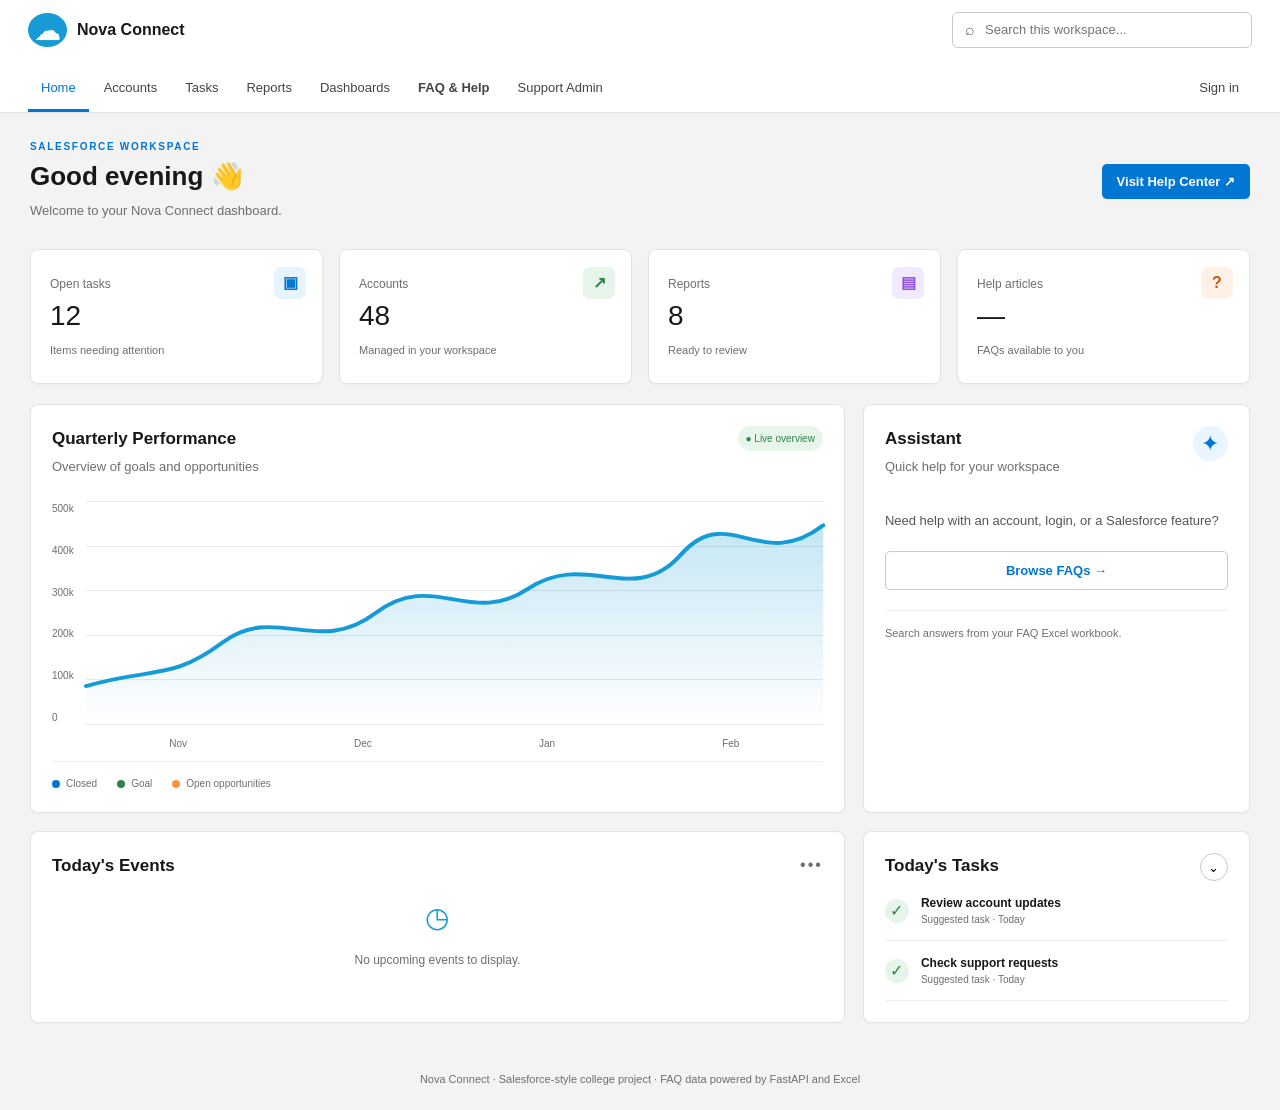
<file: salesforce-integrated-website/frontend/index.html>
<!DOCTYPE html>
<html lang="en">
<head>
  <meta charset="UTF-8">
  <meta name="viewport" content="width=device-width, initial-scale=1.0">
  <title>Nova Connect | Salesforce Portal</title>
  <link rel="stylesheet" href="style.css">
  <script src="script.js" defer></script>
</head>
<body class="app-body">
  <header class="topbar app-topbar">
    <a class="brand" href="#home" data-view="home"><span class="logo">☁</span><span>Nova Connect</span></a>
    <div class="global-search"><span>⌕</span><input id="global-search" type="search" placeholder="Search this workspace..."></div>
    <nav class="main-nav" aria-label="Main navigation">
      <button class="nav-link active" data-view="home">Home</button>
      <button class="nav-link" data-view="accounts">Accounts</button>
      <button class="nav-link" data-view="tasks">Tasks</button>
      <button class="nav-link" data-view="reports">Reports</button>
      <button class="nav-link" data-view="dashboards">Dashboards</button>
      <button class="nav-link faq-nav" data-view="faq">FAQ & Help</button>
      <button class="nav-link" data-view="admin">Support Admin</button>
      <button class="nav-link sign-in-nav" data-view="login">Sign in</button>
    </nav>
  </header>

  <main class="workspace">
    <section id="view-home" class="view active-view">
      <div class="welcome-row">
        <div><p class="eyebrow">SALESFORCE WORKSPACE</p><h1>Good evening 👋</h1><p class="muted">Welcome to your Nova Connect dashboard.</p></div>
        <button class="primary compact" data-view="faq">Visit Help Center ↗</button>
      </div>
      <section class="metric-row">
        <article class="metric-card"><span class="metric-icon blue">▣</span><p>Open tasks</p><strong>12</strong><small>Items needing attention</small></article>
        <article class="metric-card"><span class="metric-icon green">↗</span><p>Accounts</p><strong>48</strong><small>Managed in your workspace</small></article>
        <article class="metric-card"><span class="metric-icon purple">▤</span><p>Reports</p><strong>8</strong><small>Ready to review</small></article>
        <article class="metric-card"><span class="metric-icon orange">?</span><p>Help articles</p><strong id="faq-count">—</strong><small>FAQs available to you</small></article>
      </section>
      <section class="dashboard-grid">
        <article class="panel performance-panel">
          <div class="panel-heading"><div><h2>Quarterly Performance</h2><p class="muted">Overview of goals and opportunities</p></div><span class="live-pill">● Live overview</span></div>
          <div class="chart" aria-label="Illustrative quarterly performance chart">
            <div class="chart-y"><span>500k</span><span>400k</span><span>300k</span><span>200k</span><span>100k</span><span>0</span></div>
            <div class="chart-area"><div class="chart-grid"><i></i><i></i><i></i><i></i><i></i><i></i></div><svg viewBox="0 0 700 230" preserveAspectRatio="none" role="img" aria-label="Illustrative upward performance trend"><defs><linearGradient id="fill" x1="0" x2="0" y1="0" y2="1"><stop offset="0" stop-color="#159bd7" stop-opacity=".25"/><stop offset="1" stop-color="#159bd7" stop-opacity="0"/></linearGradient></defs><path d="M0 190 C65 170 80 185 130 145 S220 160 275 115 S365 130 420 90 S520 110 565 55 S640 75 700 25 L700 230 L0 230 Z" fill="url(#fill)"/><path d="M0 190 C65 170 80 185 130 145 S220 160 275 115 S365 130 420 90 S520 110 565 55 S640 75 700 25" fill="none" stroke="#159bd7" stroke-width="4" stroke-linecap="round"/></svg><div class="month-labels"><span>Nov</span><span>Dec</span><span>Jan</span><span>Feb</span></div></div>
          </div>
          <div class="legend"><span><i class="dot blue-dot"></i>Closed</span><span><i class="dot green-dot"></i>Goal</span><span><i class="dot orange-dot"></i>Open opportunities</span></div>
        </article>
        <aside class="panel assistant-panel"><div class="panel-heading"><div><h2>Assistant</h2><p class="muted">Quick help for your workspace</p></div><span class="assistant-mark">✦</span></div><p class="assistant-copy">Need help with an account, login, or a Salesforce feature?</p><button class="secondary full" data-view="faq">Browse FAQs →</button><div class="assistant-note">Search answers from your FAQ Excel workbook.</div></aside>
        <article class="panel mini-panel"><div class="panel-heading"><h2>Today's Events</h2><span class="panel-menu">•••</span></div><div class="empty-state"><span class="empty-icon">◷</span><p>No upcoming events to display.</p></div></article>
        <article class="panel mini-panel"><div class="panel-heading"><h2>Today's Tasks</h2><button class="round-button" data-view="tasks">⌄</button></div><div class="task-line"><span class="check-circle">✓</span><div><strong>Review account updates</strong><small>Suggested task · Today</small></div></div><div class="task-line"><span class="check-circle">✓</span><div><strong>Check support requests</strong><small>Suggested task · Today</small></div></div></article>
      </section>
    </section>

    <section id="view-faq" class="view">
      <div class="page">
        <div class="section-title-row"><div><p class="eyebrow">HELP CENTER</p><h1>Frequently Asked Questions</h1><p class="muted">Find answers from your connected FAQ knowledge base.</p></div><button class="secondary" data-view="home">← Back to Home</button></div>
        <section class="faq-toolbar">
          <div class="faq-searchbox"><span>⌕</span><input id="faq-search" type="search" placeholder="Search questions and answers..."></div>
          <select id="faq-category" aria-label="Filter FAQs by category"><option value="">All categories</option></select>
          <button id="clear-search" class="secondary" type="button">Clear</button>
        </section>
        <p id="faq-status" class="muted status-line" role="status">Loading FAQs…</p>
        <section id="faq-list" class="faq-grid"></section>
        <p id="faq-empty" class="notice hidden">No FAQs found. Try a different search.</p>
        <p id="faq-error" class="error hidden">Could not connect to the FAQ API. Check that FastAPI is running at http://127.0.0.1:8000.</p>

        <section class="panel support-panel">
          <div class="panel-heading"><div><h2>Still need help?</h2><p class="muted">Submit a support request. It will be saved to the Excel Queries sheet.</p></div></div>
          <form id="support-form" class="support-form">
            <div class="support-fields">
              <div><label for="support-name">Your name</label><input id="support-name" name="name" required maxlength="100" placeholder="Enter your name"></div>
              <div><label for="support-email">Email address</label><input id="support-email" name="email" type="email" required maxlength="254" placeholder="you@example.com"></div>
              <div><label for="support-phone">Phone (optional)</label><input id="support-phone" name="phone" type="tel" maxlength="30" placeholder="Phone number"></div>
            </div>
            <label for="support-message">How can we help?</label>
            <textarea id="support-message" name="message" required minlength="5" maxlength="3000" rows="4" placeholder="Describe your question or issue..."></textarea>
            <button class="primary compact" type="submit" id="support-submit">Submit support query</button>
            <p id="support-message-status" class="message" role="status" aria-live="polite"></p>
          </form>
        </section>
      </div>
    </section>

    <section id="view-accounts" class="view placeholder-view"><div class="panel placeholder-panel"><span class="large-icon">▣</span><p class="eyebrow">WORKSPACE</p><h1>Accounts</h1><p class="muted">This dashboard section is a visual starter. Connect your Salesforce data to show real accounts here.</p><button class="primary compact" data-view="faq">Get help in FAQ</button></div></section>
    <section id="view-tasks" class="view placeholder-view"><div class="panel placeholder-panel"><span class="large-icon">✓</span><p class="eyebrow">WORKSPACE</p><h1>Tasks</h1><p class="muted">Your task workspace. The sample tasks on Home are illustrative placeholders.</p><button class="primary compact" data-view="faq">Get help in FAQ</button></div></section>
    <section id="view-reports" class="view placeholder-view"><div class="panel placeholder-panel"><span class="large-icon">▤</span><p class="eyebrow">WORKSPACE</p><h1>Reports</h1><p class="muted">Connect report data to replace this starter page with live analytics.</p><button class="primary compact" data-view="faq">Get help in FAQ</button></div></section>
    <section id="view-dashboards" class="view placeholder-view"><div class="panel placeholder-panel"><span class="large-icon">▥</span><p class="eyebrow">WORKSPACE</p><h1>Dashboards</h1><p class="muted">Dashboard visuals are currently demo data inspired by your screenshot.</p><button class="primary compact" data-view="faq">Get help in FAQ</button></div></section>


    <section id="view-admin" class="view">
      <div class="page">
        <div class="section-title-row">
          <div><p class="eyebrow">SUPPORT MANAGEMENT</p><h1>Admin Support Dashboard</h1><p class="muted">Review submitted queries, search requests, and update their status. Changes are saved to the Excel Queries sheet.</p></div>
          <button class="secondary" id="admin-refresh" type="button">↻ Refresh</button>
        </div>
        <div class="metric-row admin-metrics">
          <article class="metric-card"><span class="metric-icon orange">!</span><p>Open</p><strong id="admin-open-count">—</strong><small>Waiting for review</small></article>
          <article class="metric-card"><span class="metric-icon blue">◷</span><p>In Progress</p><strong id="admin-progress-count">—</strong><small>Being handled</small></article>
          <article class="metric-card"><span class="metric-icon green">✓</span><p>Resolved</p><strong id="admin-resolved-count">—</strong><small>Completed requests</small></article>
          <article class="metric-card"><span class="metric-icon purple">▤</span><p>Total Queries</p><strong id="admin-total-count">—</strong><small>All support requests</small></article>
        </div>
        <section class="panel admin-query-panel">
          <div class="panel-heading"><div><h2>Support queries</h2><p class="muted">Search by name, email, message, or query ID.</p></div><span id="admin-query-status" class="muted" role="status">Loading…</span></div>
          <div class="admin-toolbar">
            <input id="admin-search" type="search" placeholder="Search support queries…">
            <select id="admin-status-filter" aria-label="Filter queries by status">
              <option value="">All statuses</option><option>Open</option><option>In Progress</option><option>Resolved</option>
            </select>
          </div>
          <p id="admin-message" class="message" role="status" aria-live="polite"></p>
          <div class="table-scroll">
            <table class="query-table">
              <thead><tr><th>ID</th><th>Submitted by</th><th>Contact</th><th>Query</th><th>Created</th><th>Status</th></tr></thead>
              <tbody id="admin-query-rows"><tr><td colspan="6">Loading support queries…</td></tr></tbody>
            </table>
          </div>
          <p class="admin-note">Demo note: this admin page is not protected by an administrator login. Add authentication and role checks before deploying it publicly.</p>
        </section>
      </div>
    </section>

    <section id="view-login" class="view">
      <div class="auth-layout">
        <section class="intro"><p class="eyebrow">YOUR WORKSPACE, SIMPLIFIED</p><h1>Good relationships<br><span>start here.</span></h1><p>Sign in to your portal and find answers through the integrated FAQ help center.</p></section>
        <section class="card">
          <h2>Welcome back</h2><p class="muted">Sign in to continue to your account.</p>
          <form id="login-form"><label for="login-email">Email address</label><input id="login-email" type="email" required placeholder="you@example.com"><label for="login-password">Password</label><input id="login-password" type="password" required placeholder="Your password"><button class="primary" type="submit">Sign in →</button><p id="login-message" class="message" role="status"></p></form>
          <p class="switch">New here? <button id="show-register" class="link-button" type="button">Create an account</button></p>
          <form id="register-form" class="hidden"><h2>Create account</h2><label for="register-name">Full name</label><input id="register-name" type="text" required placeholder="Your name"><label for="register-email">Email address</label><input id="register-email" type="email" required placeholder="you@example.com"><label for="register-password">Password (minimum 8 characters)</label><input id="register-password" type="password" minlength="8" required placeholder="Create a password"><button class="primary" type="submit">Create account →</button><p id="register-message" class="message" role="status"></p><p class="switch">Already registered? <button id="show-login" class="link-button" type="button">Sign in</button></p></form>
        </section>
      </div>
    </section>
  </main>
  <footer>Nova Connect · Salesforce-style college project · FAQ data powered by FastAPI and Excel</footer>
</body>
</html>
</file>
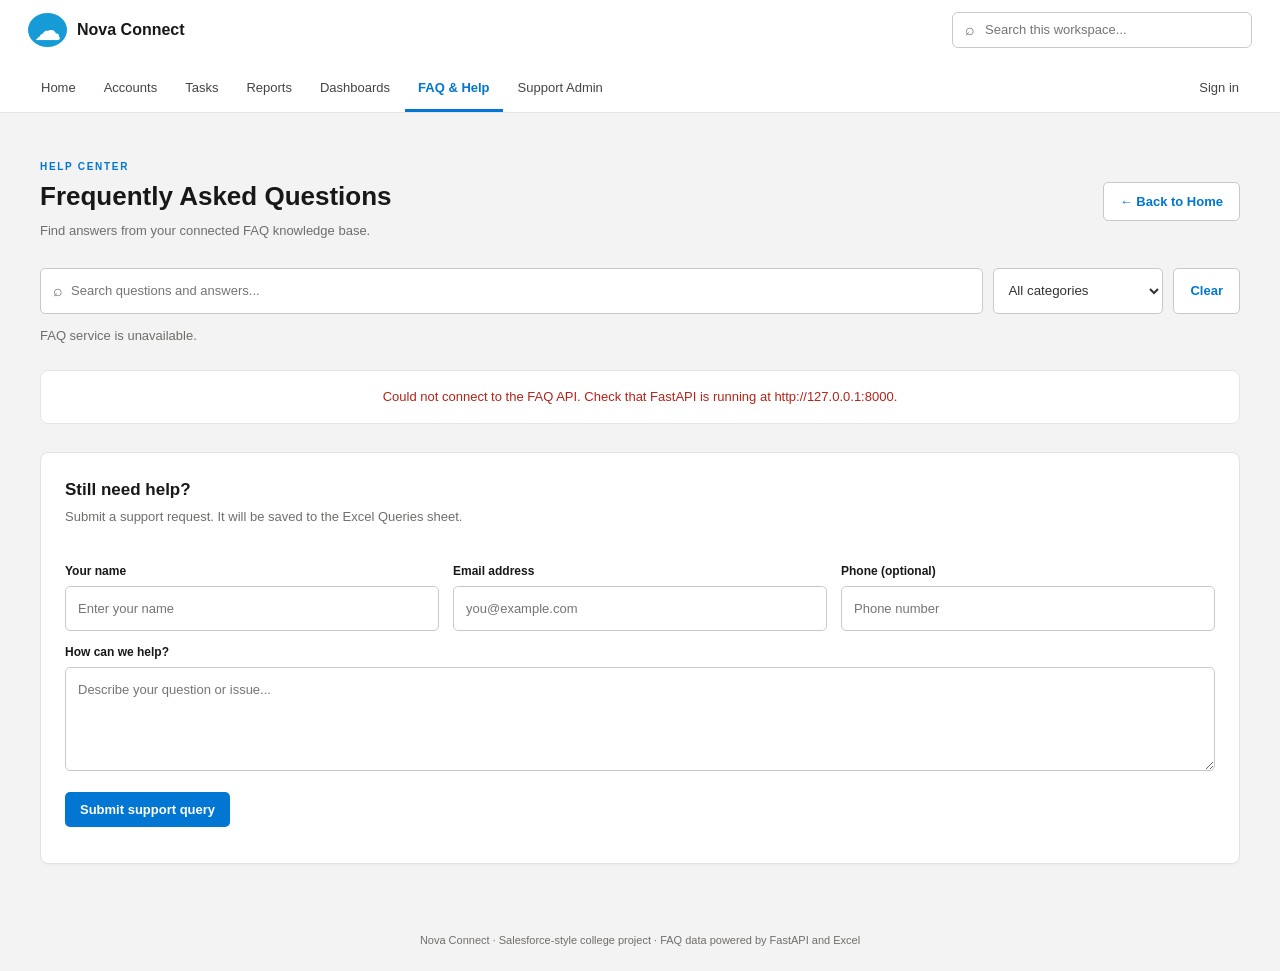
<file: salesforce-integrated-website/frontend/faq.html>
<!DOCTYPE html>
<html lang="en"><head><meta charset="UTF-8"><meta name="viewport" content="width=device-width, initial-scale=1.0"><title>FAQ | Nova Connect</title><meta http-equiv="refresh" content="0; url=index.html#faq"><script>window.location.replace("index.html#faq");</script></head><body><p>Opening the integrated FAQ section… <a href="index.html#faq">Continue</a></p></body></html>
</file>
<file: salesforce-integrated-website/frontend/style.css>
:root{--blue:#0176d3;--blue-dark:#014486;--ink:#181818;--muted:#706e6b;--line:#e5e5e5;--bg:#f3f3f3;--white:#fff;--green:#2e844a;--purple:#9050e9;--orange:#fe9339}
*{box-sizing:border-box}body{margin:0;background:var(--bg);font-family:Arial,"Segoe UI",sans-serif;color:var(--ink);line-height:1.5}.topbar{background:#fff;border-bottom:1px solid var(--line);display:flex;align-items:center;gap:25px;padding:0 28px;min-height:76px}.app-topbar{flex-wrap:wrap;padding-top:12px;padding-bottom:0;gap:18px}.brand{display:flex;align-items:center;gap:10px;text-decoration:none;color:#181818;font-weight:700;white-space:nowrap}.logo{display:grid;place-items:center;width:39px;height:34px;border-radius:50%;background:#179bd7;color:white;font-size:25px}.global-search{display:flex;align-items:center;gap:8px;margin-left:auto;border:1px solid #c9c9c9;background:#fff;border-radius:6px;padding:0 12px;width:min(300px,35vw);height:36px;color:#706e6b}.global-search input{border:0;outline:0;width:100%;font:inherit;font-size:13px}.main-nav{display:flex;align-items:center;gap:2px;flex-basis:100%;overflow-x:auto}.nav-link{font:inherit;font-size:13px;color:#444;background:transparent;border:0;border-bottom:3px solid transparent;padding:12px 13px 11px;cursor:pointer;white-space:nowrap}.nav-link:hover,.nav-link.active{color:var(--blue);border-bottom-color:var(--blue)}.faq-nav{font-weight:700}.sign-in-nav{margin-left:auto}.workspace{max-width:1500px;margin:auto;padding:26px 30px;min-height:70vh}.view{display:none}.active-view{display:block}.welcome-row{display:flex;justify-content:space-between;align-items:center;gap:15px;margin-bottom:24px}.welcome-row h1,.section-title-row h1{font-size:26px;margin:3px 0;font-weight:600}.eyebrow{font-size:10px;letter-spacing:1.7px;color:var(--blue);font-weight:800;margin:0}.muted{color:var(--muted);font-size:13px;margin:5px 0}.primary,.secondary{border:0;border-radius:5px;padding:11px 16px;cursor:pointer;font-weight:700;font-size:13px}.primary{background:var(--blue);color:white}.primary:hover{background:var(--blue-dark)}.secondary{background:#fff;border:1px solid #c9c9c9;color:#0176d3}.compact{padding:10px 15px}.metric-row{display:grid;grid-template-columns:repeat(4,minmax(0,1fr));gap:16px;margin-bottom:20px}.metric-card,.panel{background:#fff;border:1px solid #e3e3e3;border-radius:8px;box-shadow:0 1px 2px #00000008}.metric-card{padding:17px 19px;position:relative;min-height:135px}.metric-card p{color:var(--muted);font-size:12px;margin:8px 0 2px}.metric-card strong{font-size:28px;font-weight:500;display:block}.metric-card small{color:var(--muted);font-size:11px}.metric-icon{position:absolute;right:16px;top:17px;border-radius:7px;width:32px;height:32px;display:grid;place-items:center;font-weight:bold}.blue{background:#e6f4ff;color:#0176d3}.green{background:#e5f5e9;color:var(--green)}.purple{background:#f1eaff;color:var(--purple)}.orange{background:#fff1e6;color:#c55a11}.dashboard-grid{display:grid;grid-template-columns:minmax(0,2fr) minmax(250px,.95fr);gap:18px}.panel{padding:21px}.panel-heading{display:flex;align-items:flex-start;justify-content:space-between;gap:10px}.panel h2{font-size:17px;font-weight:600;margin:0}.live-pill{font-size:10px;color:var(--green);background:#e8f5eb;padding:5px 8px;border-radius:20px;white-space:nowrap}.chart{height:250px;display:flex;gap:12px;margin-top:20px}.chart-y{display:flex;flex-direction:column;justify-content:space-between;color:#706e6b;font-size:10px;padding-bottom:26px}.chart-area{position:relative;flex:1;min-width:0}.chart-grid{position:absolute;inset:0 0 26px;display:flex;flex-direction:column;justify-content:space-between}.chart-grid i{display:block;border-top:1px solid #e8e8e8}.chart-area svg{position:absolute;inset:0 0 26px;width:100%;height:calc(100% - 26px);overflow:visible}.month-labels{position:absolute;bottom:0;left:0;right:0;display:flex;justify-content:space-around;font-size:10px;color:#706e6b}.legend{display:flex;gap:20px;border-top:1px solid #eee;padding-top:14px;margin-top:10px;font-size:10px;color:#706e6b}.legend span{display:flex;align-items:center;gap:6px}.dot{width:8px;height:8px;border-radius:50%;display:inline-block}.blue-dot{background:#0176d3}.green-dot{background:#2e844a}.orange-dot{background:#fe9339}.assistant-mark{display:grid;place-items:center;background:#eaf5ff;color:#0176d3;border-radius:50%;width:35px;height:35px;font-size:22px}.assistant-copy{font-size:13px;color:#555;margin:30px 0 20px}.full{width:100%}.assistant-note{margin-top:20px;border-top:1px solid #eee;padding-top:14px;font-size:11px;color:#706e6b}.mini-panel{min-height:170px}.panel-menu{color:#706e6b;letter-spacing:2px}.empty-state{text-align:center;color:#706e6b;font-size:12px;padding:18px}.empty-icon{font-size:28px;color:#179bd7}.round-button{border:1px solid #c9c9c9;background:#fff;border-radius:50%;width:28px;height:28px;cursor:pointer}.task-line{display:flex;gap:12px;align-items:center;padding:13px 0;border-bottom:1px solid #eee}.check-circle{width:24px;height:24px;display:grid;place-items:center;border-radius:50%;background:#e5f5e9;color:#2e844a}.task-line strong,.task-line small{display:block}.task-line strong{font-size:12px}.task-line small{font-size:10px;color:#706e6b}.page{max-width:1200px;margin:0 auto;padding:20px 0}.section-title-row{display:flex;justify-content:space-between;align-items:center;gap:20px;margin:0 0 23px}.faq-toolbar{display:flex;gap:10px;margin:20px 0 12px}.faq-searchbox{display:flex;align-items:center;gap:8px;flex:1;background:#fff;border:1px solid #c9c9c9;border-radius:5px;padding:0 12px;color:#706e6b}.faq-searchbox input{width:100%;border:0;outline:0;padding:12px 0;font:inherit;font-size:13px}.faq-toolbar select{min-width:170px;background:#fff;border:1px solid #c9c9c9;border-radius:5px;padding:0 10px;color:#333}.status-line{margin:12px 0}.faq-grid{display:grid;grid-template-columns:repeat(2,minmax(0,1fr));gap:14px}.faq-item{background:#fff;border:1px solid #e5e5e5;border-radius:8px;padding:20px}.faq-item h3{font-size:15px;margin:0 0 9px;color:#181818}.faq-item p{font-size:13px;color:#555;margin:0;line-height:1.7;white-space:pre-wrap}.badge{display:inline-block;background:#eaf5ff;color:#014486;border-radius:20px;padding:4px 9px;margin-top:13px;font-size:10px;font-weight:700}.notice,.error{background:#fff;border:1px solid #e5e5e5;border-radius:8px;padding:16px;text-align:center;font-size:13px}.error{color:#b42318}.hidden{display:none!important}.placeholder-view{min-height:420px;align-items:center;justify-content:center}.placeholder-view.active-view{display:flex}.placeholder-panel{text-align:center;max-width:550px;padding:45px}.large-icon{font-size:38px;color:var(--blue)}.placeholder-panel h1{margin:5px 0}.auth-layout{max-width:1000px;margin:45px auto;padding:0 22px;display:grid;grid-template-columns:1fr .8fr;gap:60px;align-items:center}.intro h1{font-size:clamp(38px,5vw,56px);letter-spacing:-2px;line-height:1.1;margin:15px 0}.intro h1 span{color:var(--blue)}.intro>p:last-child{max-width:420px;color:var(--muted);font-size:17px;line-height:1.8}.card{background:#fff;border:1px solid var(--line);border-radius:12px;padding:30px;box-shadow:0 8px 30px #102a4310}.card h2{margin:0;font-size:23px}.card label{display:block;margin:15px 0 6px;font-size:12px;font-weight:700}.card input{width:100%;border:1px solid #c9c9c9;border-radius:5px;padding:12px;font:inherit}.card input:focus{outline:2px solid #0176d333;border-color:var(--blue)}.card .primary{width:100%;margin-top:20px}.switch{text-align:center;font-size:13px;color:var(--muted)}.link-button{border:0;background:none;color:var(--blue);font-weight:700;cursor:pointer}.message{font-size:12px;overflow-wrap:anywhere}.message.error{color:#b42318}.message.success{color:#16845b}footer{text-align:center;color:#706e6b;font-size:11px;padding:22px}
@media(max-width:900px){.workspace{padding:20px}.metric-row{grid-template-columns:repeat(2,minmax(0,1fr))}.dashboard-grid{grid-template-columns:1fr}.main-nav{order:3}.global-search{width:240px}.page{padding:12px 0}}
@media(max-width:600px){.topbar{padding-left:15px;padding-right:15px}.global-search{order:2;margin-left:auto;width:100%}.main-nav{gap:0}.nav-link{padding:11px 9px;font-size:12px}.workspace{padding:15px}.welcome-row,.section-title-row{align-items:flex-start;flex-direction:column}.metric-row{gap:10px}.metric-card{padding:13px;min-height:125px}.faq-grid{grid-template-columns:1fr}.faq-toolbar{flex-wrap:wrap}.faq-searchbox{flex-basis:100%;min-height:42px}.faq-toolbar select{flex:1;min-height:40px}.faq-toolbar .secondary{min-height:40px}.auth-layout{grid-template-columns:1fr;gap:20px;margin:20px auto}.card{padding:24px}.chart{height:210px}.legend{gap:10px;flex-wrap:wrap}}

.support-panel{margin-top:28px;padding:24px}.support-form{margin-top:18px}.support-fields{display:grid;grid-template-columns:repeat(3,minmax(0,1fr));gap:14px}.support-form label{display:block;margin:12px 0 6px;font-size:12px;font-weight:700}.support-form input,.support-form textarea{box-sizing:border-box;width:100%;border:1px solid #c9c9c9;border-radius:5px;padding:12px;font:inherit;font-size:13px;background:#fff}.support-form textarea{resize:vertical}.support-form input:focus,.support-form textarea:focus{outline:2px solid #0176d333;border-color:var(--blue)}.support-form button{margin-top:14px}.support-form button:disabled{opacity:.65;cursor:wait}.support-form .message{margin-top:12px}.support-form .message.success{background:#effaf3;border:1px solid #b7e4c7;color:#176b3a;padding:10px;border-radius:5px}.support-form .message.error{background:#fff2f0;border:1px solid #f4c7c3;color:#b42318;padding:10px;border-radius:5px}@media(max-width:700px){.support-fields{grid-template-columns:1fr}.support-panel{padding:16px}}


/* Support admin dashboard */
.admin-query-panel{margin-top:18px}.admin-toolbar{display:flex;gap:12px;margin:18px 0}.admin-toolbar input,.admin-toolbar select{border:1px solid #c9c9c9;border-radius:5px;background:#fff;padding:11px 12px;font:inherit;font-size:13px}.admin-toolbar input{flex:1;min-width:180px}.admin-toolbar select{min-width:170px}.table-scroll{width:100%;overflow-x:auto}.query-table{width:100%;border-collapse:collapse;font-size:12px;min-width:850px}.query-table th{text-align:left;background:#f7f9fb;color:#444;font-size:11px;padding:12px;border-bottom:1px solid #e5e5e5}.query-table td{padding:12px;border-bottom:1px solid #eee;vertical-align:top;max-width:300px}.query-table tbody tr:hover{background:#fafcff}.query-table a{color:var(--blue);text-decoration:none}.query-table a:hover{text-decoration:underline}.query-message{white-space:pre-wrap;overflow-wrap:anywhere;min-width:220px}.query-phone{color:var(--muted);font-size:11px;margin-top:4px}.query-status-select{min-width:125px;border:1px solid #c9c9c9;border-radius:5px;padding:8px;background:#fff;font:inherit;font-size:12px}.table-empty{text-align:center;color:var(--muted);padding:28px!important}.admin-note{font-size:11px;color:#706e6b;border-top:1px solid #eee;padding-top:12px;margin-top:18px}.admin-metrics{margin-top:18px}@media(max-width:700px){.admin-toolbar{flex-direction:column}.admin-toolbar input,.admin-toolbar select{width:100%;min-height:42px}.admin-query-panel{padding:14px}}
</file>
